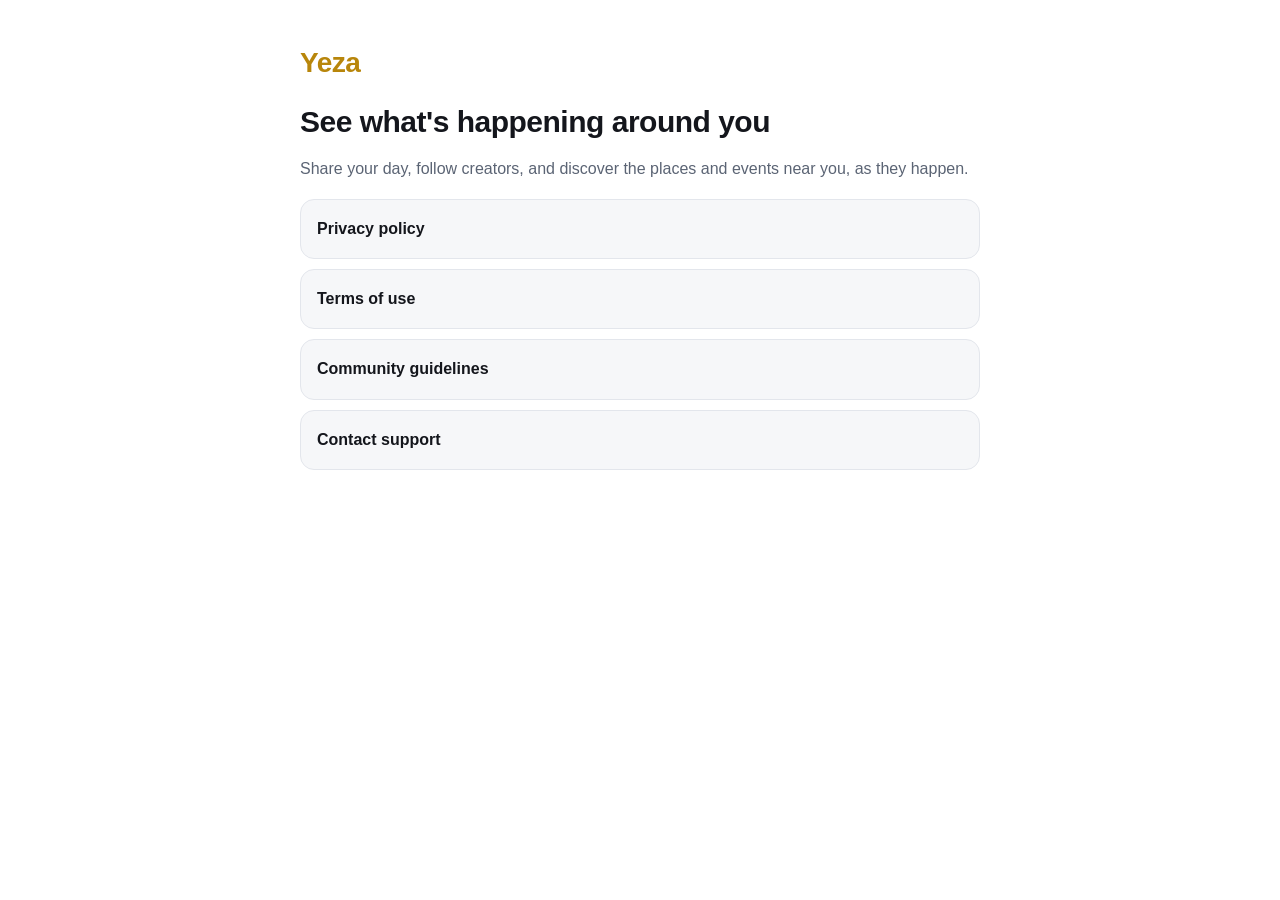
<file: index.html>
<!doctype html>
<html lang="en">
<head>
<meta charset="utf-8">
<meta name="viewport" content="width=device-width, initial-scale=1">
<title>Yeza</title>
<link rel="stylesheet" href="style.css">
</head>
<body>
<main>
  <a class="brand" href="index.html">Yeza</a>
  <h1>See what's happening around you</h1>
  <p class="muted">Share your day, follow creators, and discover the places and events near you, as they happen.</p>
  <div class="links">
    <a href="privacy.html">Privacy policy</a>
    <a href="terms.html">Terms of use</a>
    <a href="guidelines.html">Community guidelines</a>
    <a href="mailto:yezasupport@gmail.com?subject=Yeza%20support">Contact support</a>
  </div>
</main>
</body>
</html>
</file>
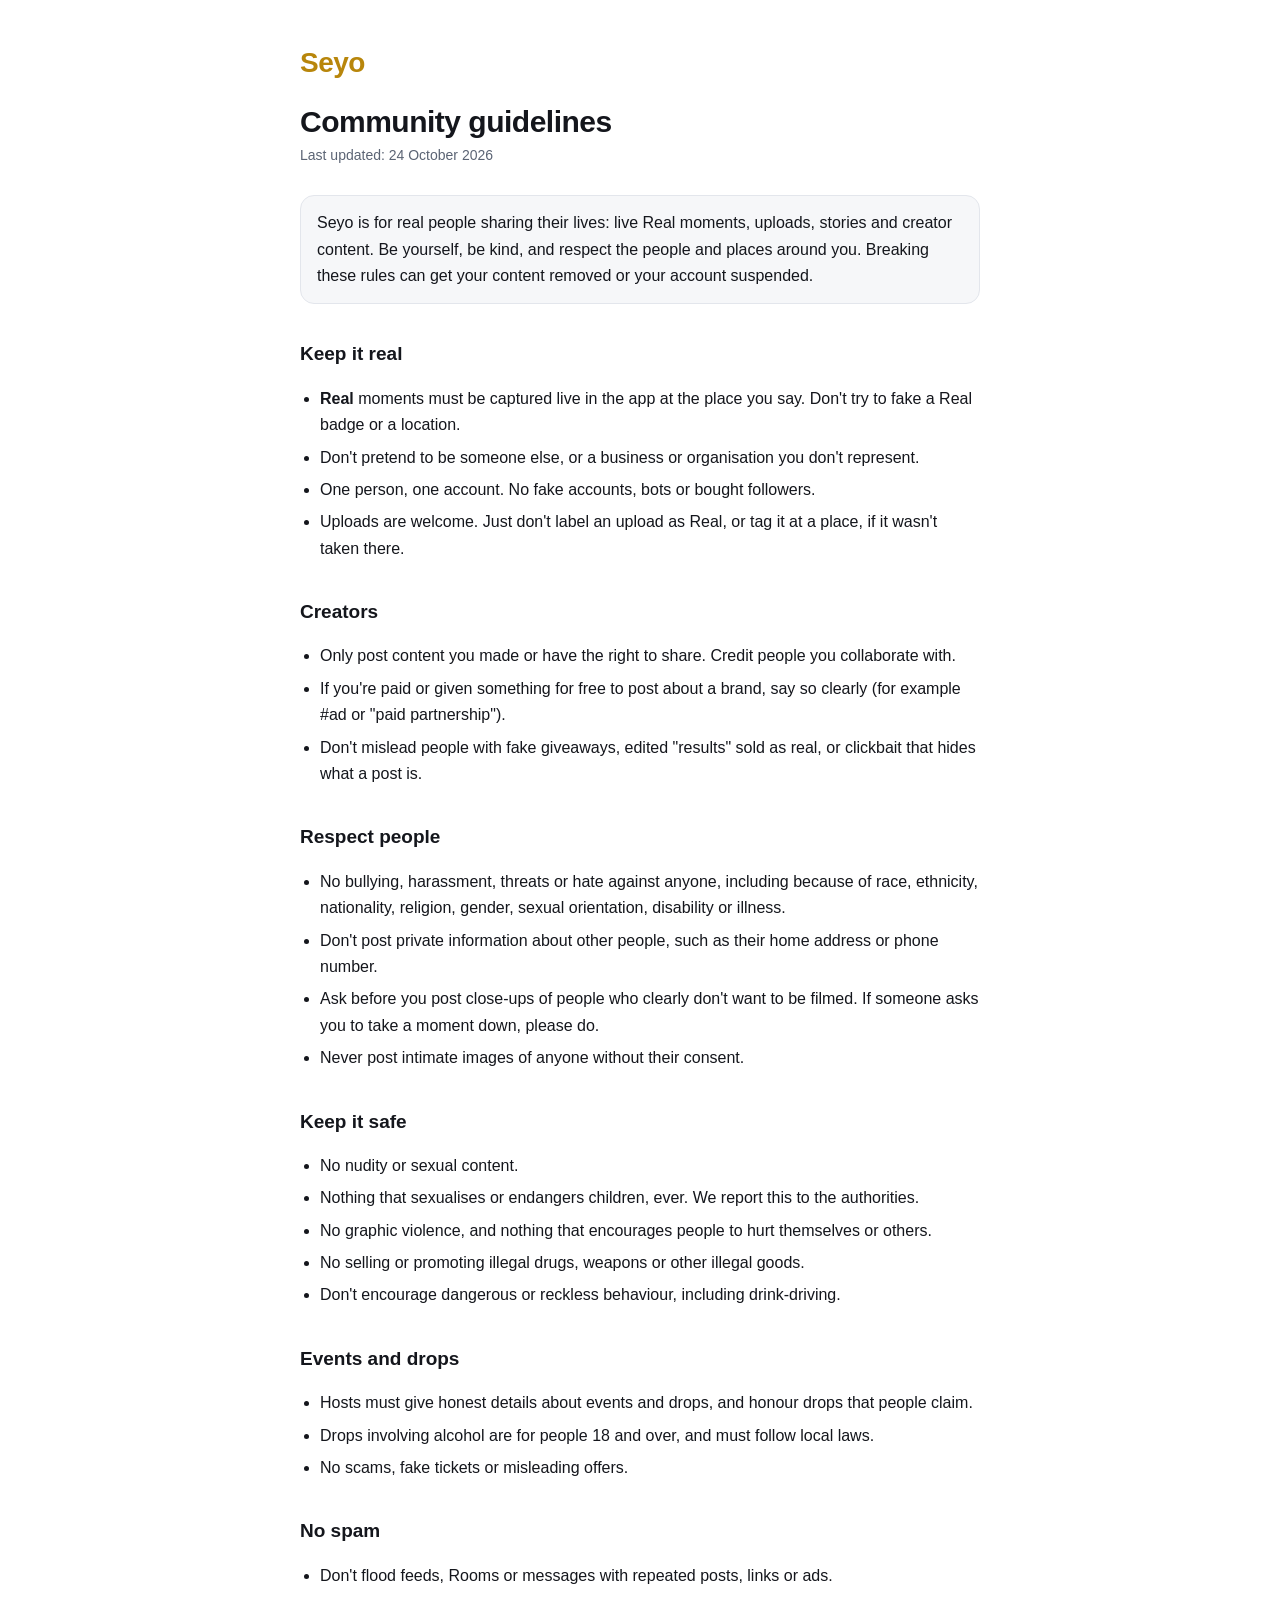
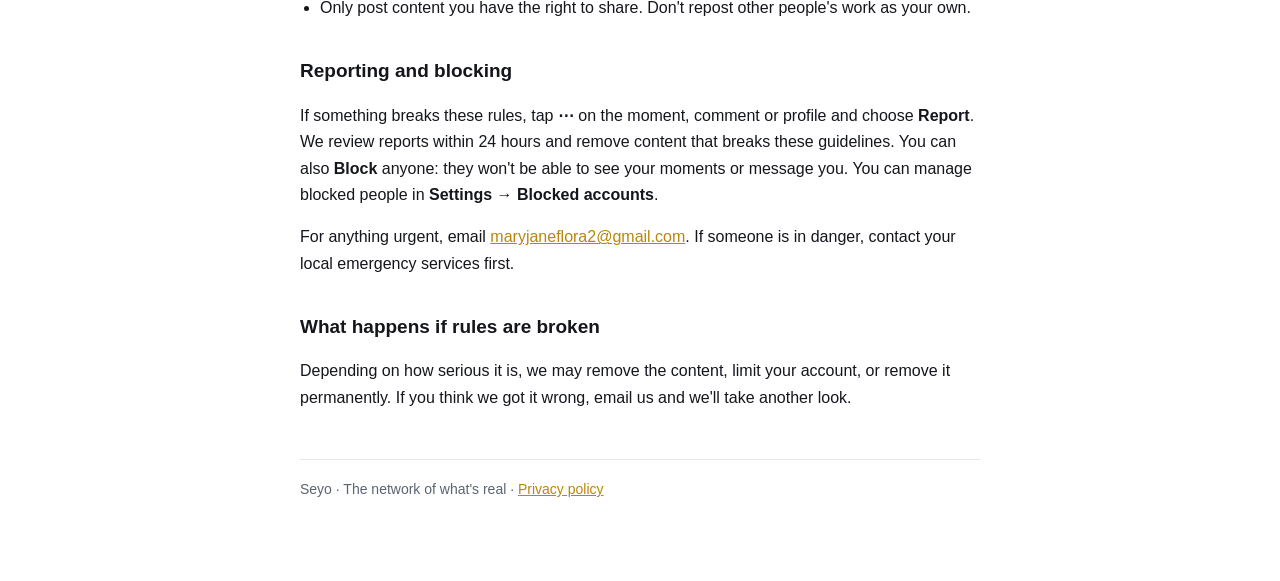
<file: guidelines (1).html>
<!doctype html>
<html lang="en">
<head>
<meta charset="utf-8">
<meta name="viewport" content="width=device-width, initial-scale=1">
<title>Seyo Community Guidelines</title>
<link rel="stylesheet" href="style.css">
</head>
<body>
<main>
  <a class="brand" href="index.html">Seyo</a>
  <h1>Community guidelines</h1>
  <p class="date">Last updated: 24 October 2026</p>

  <div class="box">
    Seyo is for real people sharing their lives: live Real moments, uploads, stories and creator content. Be yourself, be kind, and respect the people and places around you.
    Breaking these rules can get your content removed or your account suspended.
  </div>

  <h2>Keep it real</h2>
  <ul>
    <li><b>Real</b> moments must be captured live in the app at the place you say. Don't try to fake a Real badge or a location.</li>
    <li>Don't pretend to be someone else, or a business or organisation you don't represent.</li>
    <li>One person, one account. No fake accounts, bots or bought followers.</li>
    <li>Uploads are welcome. Just don't label an upload as Real, or tag it at a place, if it wasn't taken there.</li>
  </ul>

  <h2>Creators</h2>
  <ul>
    <li>Only post content you made or have the right to share. Credit people you collaborate with.</li>
    <li>If you're paid or given something for free to post about a brand, say so clearly (for example #ad or "paid partnership").</li>
    <li>Don't mislead people with fake giveaways, edited "results" sold as real, or clickbait that hides what a post is.</li>
  </ul>

  <h2>Respect people</h2>
  <ul>
    <li>No bullying, harassment, threats or hate against anyone, including because of race, ethnicity, nationality, religion, gender, sexual orientation, disability or illness.</li>
    <li>Don't post private information about other people, such as their home address or phone number.</li>
    <li>Ask before you post close-ups of people who clearly don't want to be filmed. If someone asks you to take a moment down, please do.</li>
    <li>Never post intimate images of anyone without their consent.</li>
  </ul>

  <h2>Keep it safe</h2>
  <ul>
    <li>No nudity or sexual content.</li>
    <li>Nothing that sexualises or endangers children, ever. We report this to the authorities.</li>
    <li>No graphic violence, and nothing that encourages people to hurt themselves or others.</li>
    <li>No selling or promoting illegal drugs, weapons or other illegal goods.</li>
    <li>Don't encourage dangerous or reckless behaviour, including drink-driving.</li>
  </ul>

  <h2>Events and drops</h2>
  <ul>
    <li>Hosts must give honest details about events and drops, and honour drops that people claim.</li>
    <li>Drops involving alcohol are for people 18 and over, and must follow local laws.</li>
    <li>No scams, fake tickets or misleading offers.</li>
  </ul>

  <h2>No spam</h2>
  <ul>
    <li>Don't flood feeds, Rooms or messages with repeated posts, links or ads.</li>
    <li>Only post content you have the right to share. Don't repost other people's work as your own.</li>
  </ul>

  <h2>Reporting and blocking</h2>
  <p>If something breaks these rules, tap <b>⋯</b> on the moment, comment or profile and choose <b>Report</b>. We review reports within 24 hours and remove content that breaks these guidelines.
  You can also <b>Block</b> anyone: they won't be able to see your moments or message you. You can manage blocked people in <b>Settings → Blocked accounts</b>.</p>
  <p>For anything urgent, email <a href="mailto:maryjaneflora2@gmail.com">maryjaneflora2@gmail.com</a>. If someone is in danger, contact your local emergency services first.</p>

  <h2>What happens if rules are broken</h2>
  <p>Depending on how serious it is, we may remove the content, limit your account, or remove it permanently. If you think we got it wrong, email us and we'll take another look.</p>

  <footer>Seyo · The network of what's real · <a href="privacy.html">Privacy policy</a></footer>
</main>
</body>
</html>
</file>
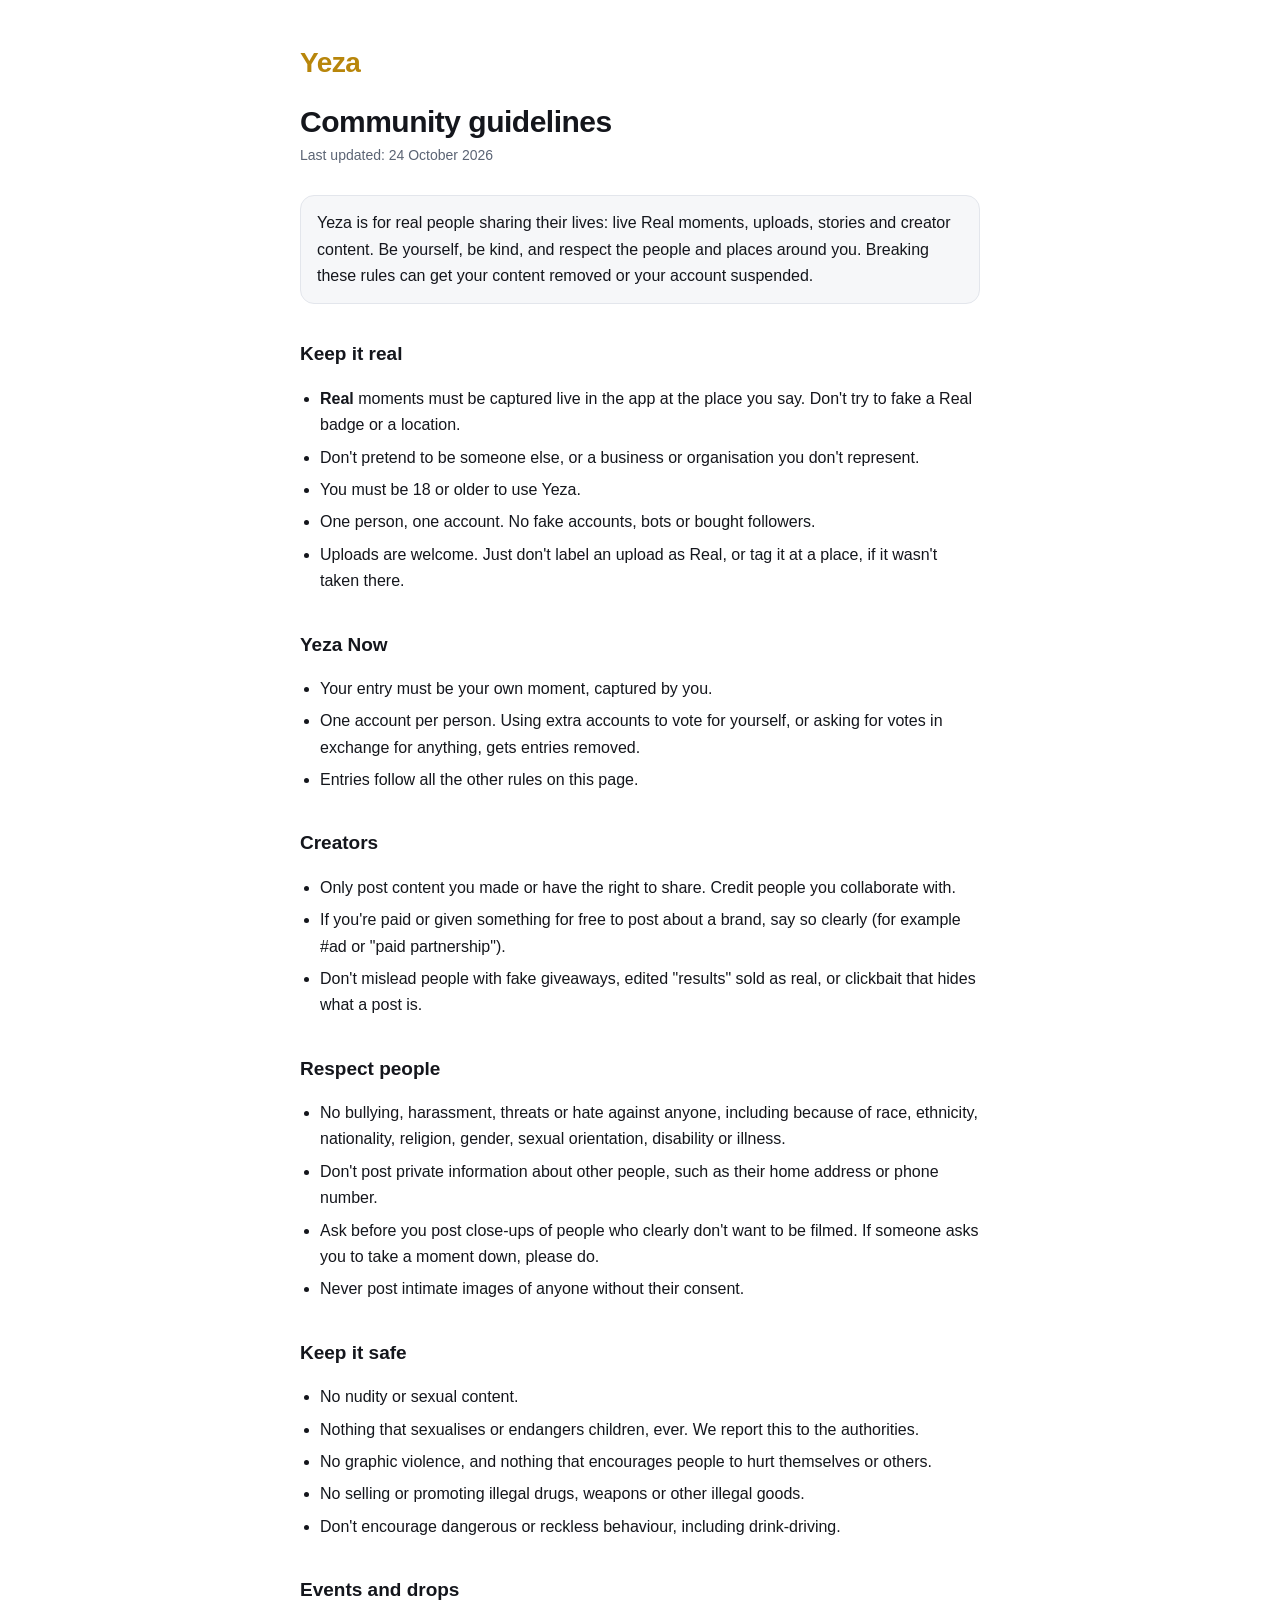
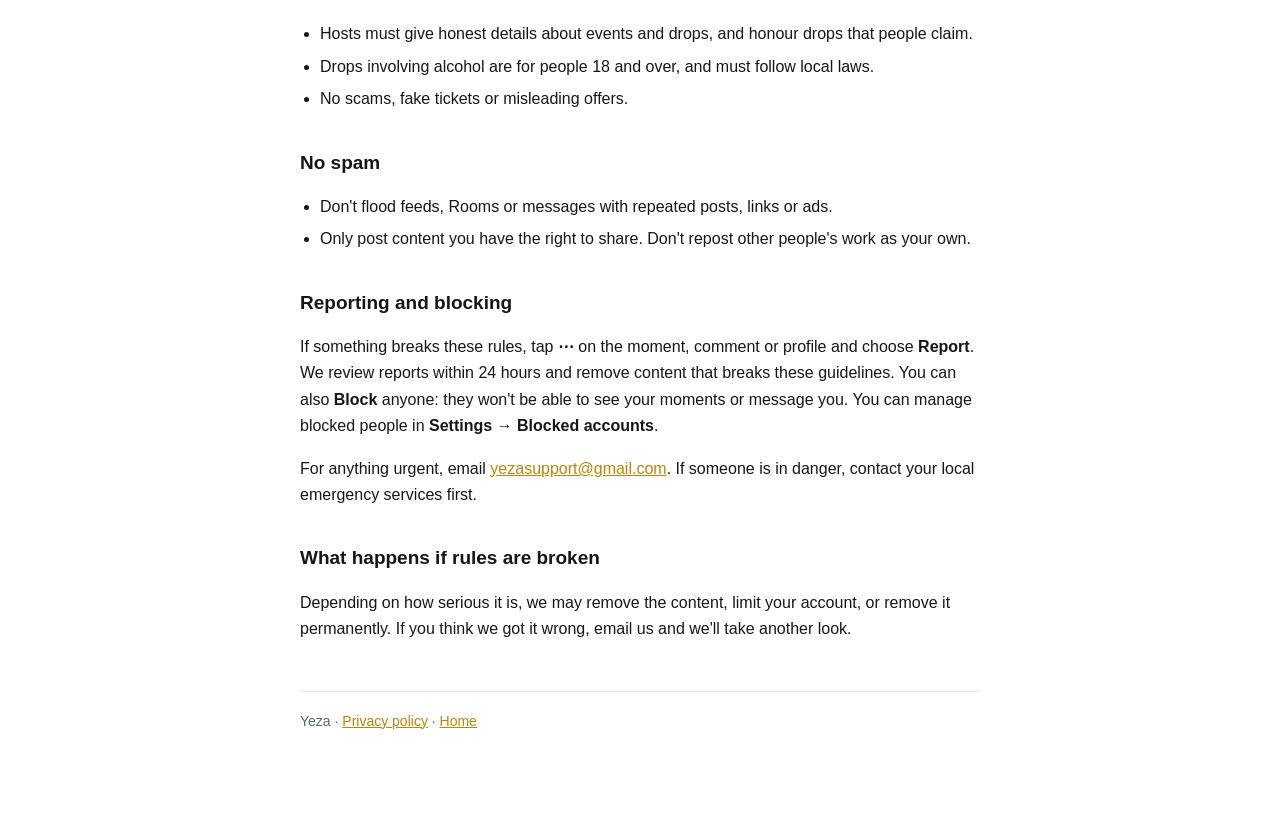
<file: guidelines.html>
<!doctype html>
<html lang="en">
<head>
<meta charset="utf-8">
<meta name="viewport" content="width=device-width, initial-scale=1">
<title>Yeza Community Guidelines</title>
<link rel="stylesheet" href="style.css">
</head>
<body>
<main>
  <a class="brand" href="index.html">Yeza</a>
  <h1>Community guidelines</h1>
  <p class="date">Last updated: 24 October 2026</p>

  <div class="box">
    Yeza is for real people sharing their lives: live Real moments, uploads, stories and creator content. Be yourself, be kind, and respect the people and places around you.
    Breaking these rules can get your content removed or your account suspended.
  </div>

  <h2>Keep it real</h2>
  <ul>
    <li><b>Real</b> moments must be captured live in the app at the place you say. Don't try to fake a Real badge or a location.</li>
    <li>Don't pretend to be someone else, or a business or organisation you don't represent.</li>
    <li>You must be 18 or older to use Yeza.</li>
    <li>One person, one account. No fake accounts, bots or bought followers.</li>
    <li>Uploads are welcome. Just don't label an upload as Real, or tag it at a place, if it wasn't taken there.</li>
  </ul>

  <h2>Yeza Now</h2>
  <ul>
    <li>Your entry must be your own moment, captured by you.</li>
    <li>One account per person. Using extra accounts to vote for yourself, or asking for votes in exchange for anything, gets entries removed.</li>
    <li>Entries follow all the other rules on this page.</li>
  </ul>

  <h2>Creators</h2>
  <ul>
    <li>Only post content you made or have the right to share. Credit people you collaborate with.</li>
    <li>If you're paid or given something for free to post about a brand, say so clearly (for example #ad or "paid partnership").</li>
    <li>Don't mislead people with fake giveaways, edited "results" sold as real, or clickbait that hides what a post is.</li>
  </ul>

  <h2>Respect people</h2>
  <ul>
    <li>No bullying, harassment, threats or hate against anyone, including because of race, ethnicity, nationality, religion, gender, sexual orientation, disability or illness.</li>
    <li>Don't post private information about other people, such as their home address or phone number.</li>
    <li>Ask before you post close-ups of people who clearly don't want to be filmed. If someone asks you to take a moment down, please do.</li>
    <li>Never post intimate images of anyone without their consent.</li>
  </ul>

  <h2>Keep it safe</h2>
  <ul>
    <li>No nudity or sexual content.</li>
    <li>Nothing that sexualises or endangers children, ever. We report this to the authorities.</li>
    <li>No graphic violence, and nothing that encourages people to hurt themselves or others.</li>
    <li>No selling or promoting illegal drugs, weapons or other illegal goods.</li>
    <li>Don't encourage dangerous or reckless behaviour, including drink-driving.</li>
  </ul>

  <h2>Events and drops</h2>
  <ul>
    <li>Hosts must give honest details about events and drops, and honour drops that people claim.</li>
    <li>Drops involving alcohol are for people 18 and over, and must follow local laws.</li>
    <li>No scams, fake tickets or misleading offers.</li>
  </ul>

  <h2>No spam</h2>
  <ul>
    <li>Don't flood feeds, Rooms or messages with repeated posts, links or ads.</li>
    <li>Only post content you have the right to share. Don't repost other people's work as your own.</li>
  </ul>

  <h2>Reporting and blocking</h2>
  <p>If something breaks these rules, tap <b>⋯</b> on the moment, comment or profile and choose <b>Report</b>. We review reports within 24 hours and remove content that breaks these guidelines.
  You can also <b>Block</b> anyone: they won't be able to see your moments or message you. You can manage blocked people in <b>Settings → Blocked accounts</b>.</p>
  <p>For anything urgent, email <a href="mailto:yezasupport@gmail.com">yezasupport@gmail.com</a>. If someone is in danger, contact your local emergency services first.</p>

  <h2>What happens if rules are broken</h2>
  <p>Depending on how serious it is, we may remove the content, limit your account, or remove it permanently. If you think we got it wrong, email us and we'll take another look.</p>

  <footer>Yeza · <a href="privacy.html">Privacy policy</a> · <a href="index.html">Home</a></footer>
</main>
</body>
</html>
</file>
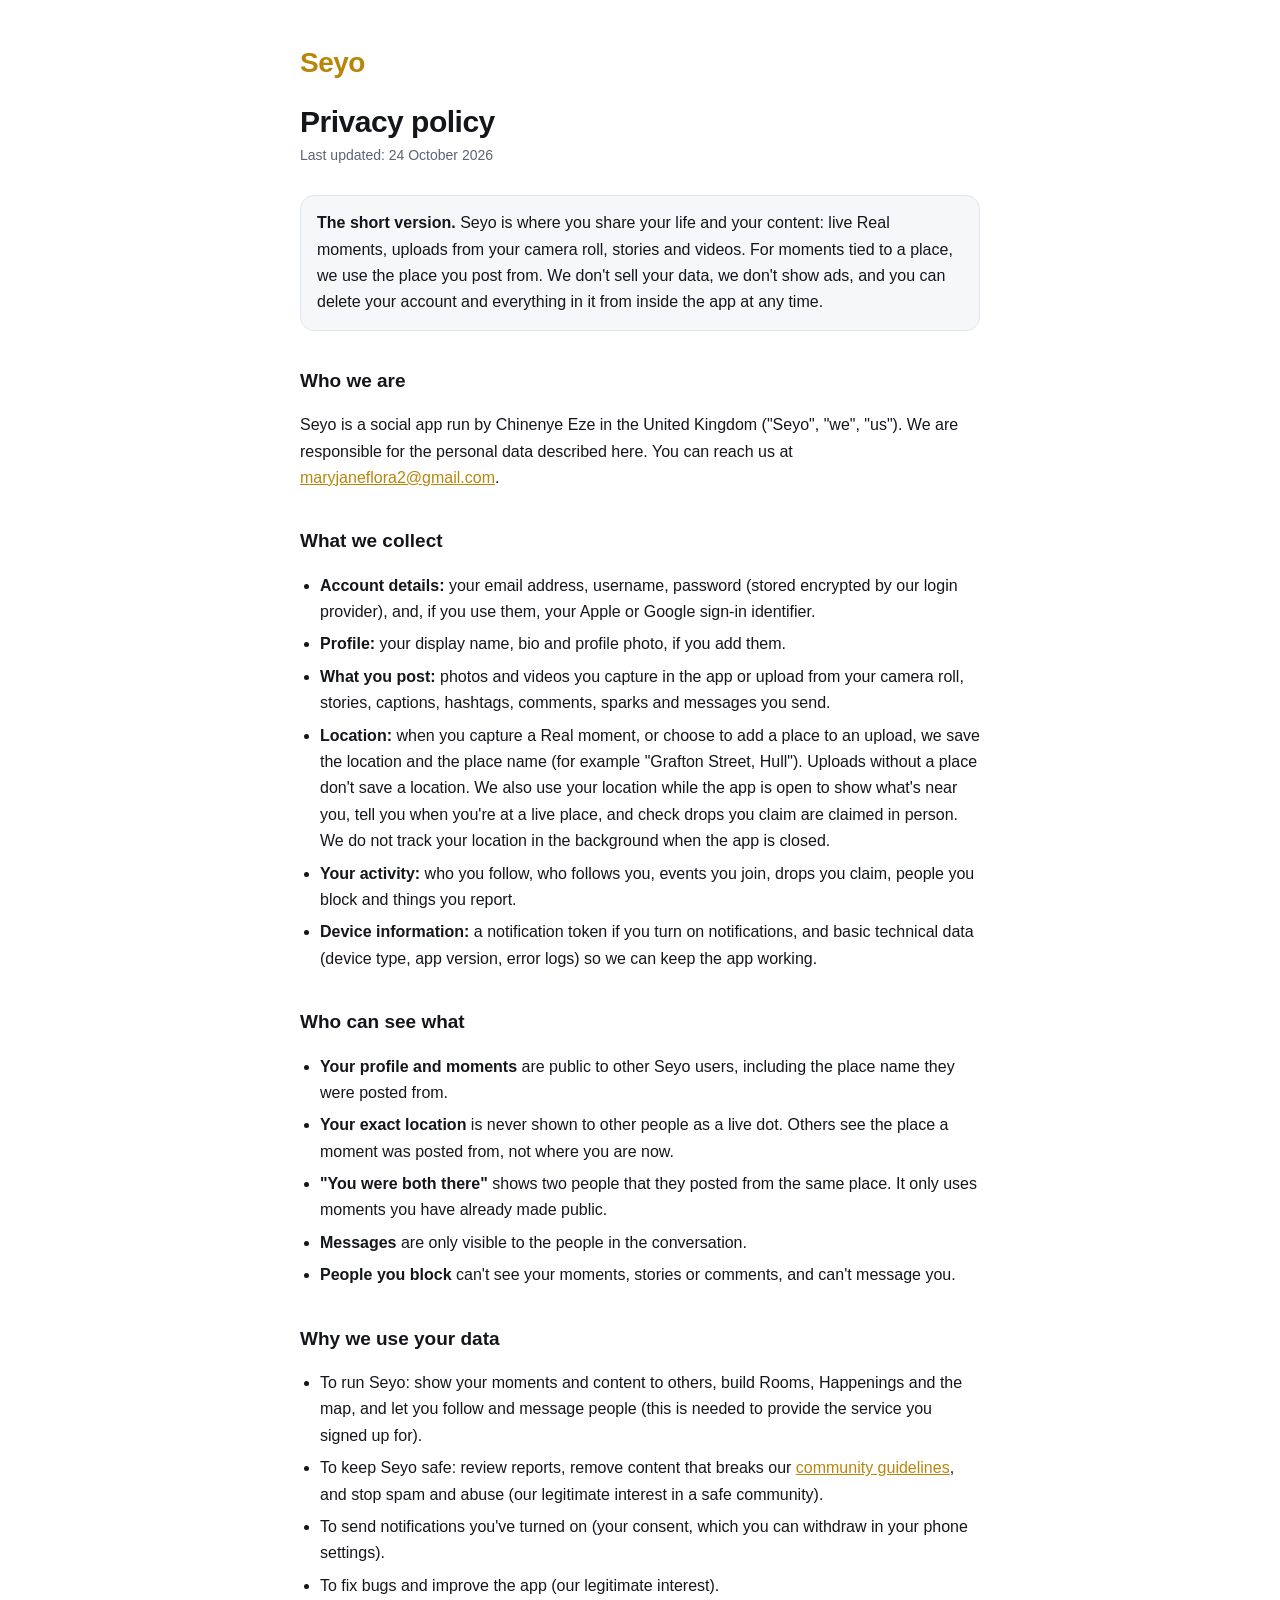
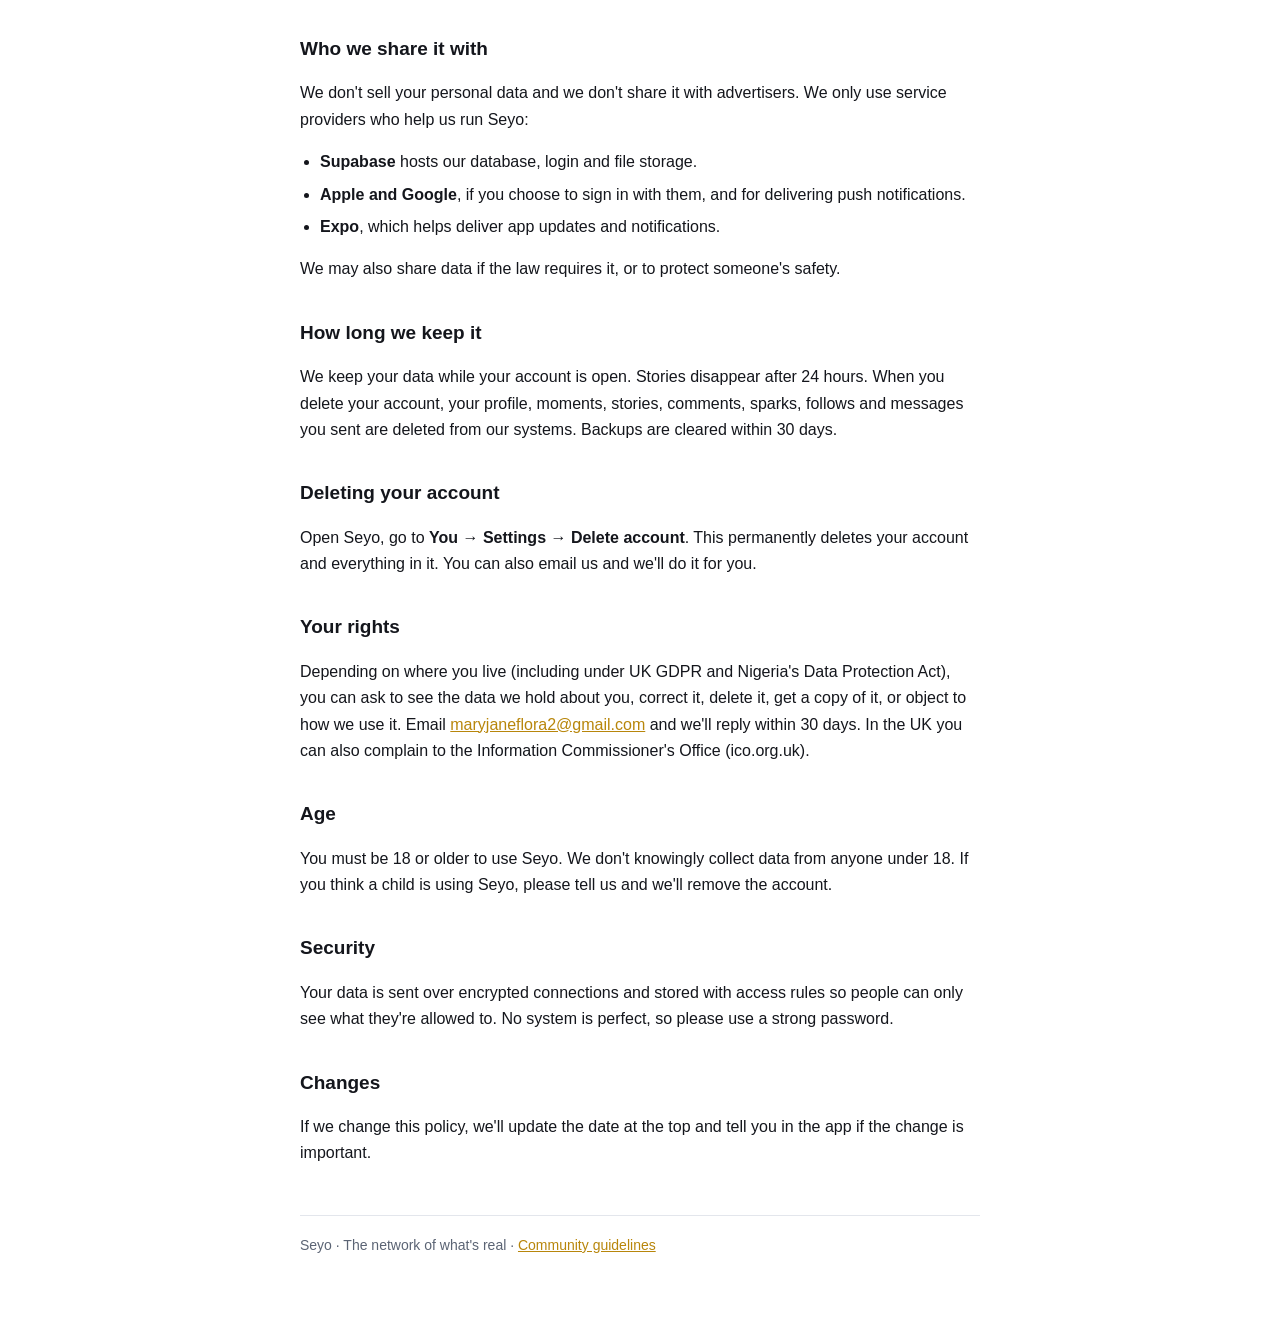
<file: privacy (1).html>
<!doctype html>
<html lang="en">
<head>
<meta charset="utf-8">
<meta name="viewport" content="width=device-width, initial-scale=1">
<title>Seyo Privacy Policy</title>
<link rel="stylesheet" href="style.css">
</head>
<body>
<main>
  <a class="brand" href="index.html">Seyo</a>
  <h1>Privacy policy</h1>
  <p class="date">Last updated: 24 October 2026</p>

  <div class="box">
    <b>The short version.</b> Seyo is where you share your life and your content: live Real moments, uploads from your camera roll, stories and videos. For moments tied to a place, we use the place you post from.
    We don't sell your data, we don't show ads, and you can delete your account and everything in it from inside the app at any time.
  </div>

  <h2>Who we are</h2>
  <p>Seyo is a social app run by Chinenye Eze in the United Kingdom ("Seyo", "we", "us"). We are responsible for the personal data described here.
  You can reach us at <a href="mailto:maryjaneflora2@gmail.com">maryjaneflora2@gmail.com</a>.</p>

  <h2>What we collect</h2>
  <ul>
    <li><b>Account details:</b> your email address, username, password (stored encrypted by our login provider), and, if you use them, your Apple or Google sign-in identifier.</li>
    <li><b>Profile:</b> your display name, bio and profile photo, if you add them.</li>
    <li><b>What you post:</b> photos and videos you capture in the app or upload from your camera roll, stories, captions, hashtags, comments, sparks and messages you send.</li>
    <li><b>Location:</b> when you capture a Real moment, or choose to add a place to an upload, we save the location and the place name (for example "Grafton Street, Hull"). Uploads without a place don't save a location.
      We also use your location while the app is open to show what's near you, tell you when you're at a live place, and check drops you claim are claimed in person.
      We do not track your location in the background when the app is closed.</li>
    <li><b>Your activity:</b> who you follow, who follows you, events you join, drops you claim, people you block and things you report.</li>
    <li><b>Device information:</b> a notification token if you turn on notifications, and basic technical data (device type, app version, error logs) so we can keep the app working.</li>
  </ul>

  <h2>Who can see what</h2>
  <ul>
    <li><b>Your profile and moments</b> are public to other Seyo users, including the place name they were posted from.</li>
    <li><b>Your exact location</b> is never shown to other people as a live dot. Others see the place a moment was posted from, not where you are now.</li>
    <li><b>"You were both there"</b> shows two people that they posted from the same place. It only uses moments you have already made public.</li>
    <li><b>Messages</b> are only visible to the people in the conversation.</li>
    <li><b>People you block</b> can't see your moments, stories or comments, and can't message you.</li>
  </ul>

  <h2>Why we use your data</h2>
  <ul>
    <li>To run Seyo: show your moments and content to others, build Rooms, Happenings and the map, and let you follow and message people (this is needed to provide the service you signed up for).</li>
    <li>To keep Seyo safe: review reports, remove content that breaks our <a href="guidelines.html">community guidelines</a>, and stop spam and abuse (our legitimate interest in a safe community).</li>
    <li>To send notifications you've turned on (your consent, which you can withdraw in your phone settings).</li>
    <li>To fix bugs and improve the app (our legitimate interest).</li>
  </ul>

  <h2>Who we share it with</h2>
  <p>We don't sell your personal data and we don't share it with advertisers. We only use service providers who help us run Seyo:</p>
  <ul>
    <li><b>Supabase</b> hosts our database, login and file storage.</li>
    <li><b>Apple and Google</b>, if you choose to sign in with them, and for delivering push notifications.</li>
    <li><b>Expo</b>, which helps deliver app updates and notifications.</li>
  </ul>
  <p>We may also share data if the law requires it, or to protect someone's safety.</p>

  <h2>How long we keep it</h2>
  <p>We keep your data while your account is open. Stories disappear after 24 hours. When you delete your account, your profile, moments, stories, comments, sparks, follows and messages you sent are deleted from our systems. Backups are cleared within 30 days.</p>

  <h2>Deleting your account</h2>
  <p>Open Seyo, go to <b>You → Settings → Delete account</b>. This permanently deletes your account and everything in it. You can also email us and we'll do it for you.</p>

  <h2>Your rights</h2>
  <p>Depending on where you live (including under UK GDPR and Nigeria's Data Protection Act), you can ask to see the data we hold about you, correct it, delete it, get a copy of it, or object to how we use it.
  Email <a href="mailto:maryjaneflora2@gmail.com">maryjaneflora2@gmail.com</a> and we'll reply within 30 days. In the UK you can also complain to the Information Commissioner's Office (ico.org.uk).</p>

  <h2>Age</h2>
  <p>You must be 18 or older to use Seyo. We don't knowingly collect data from anyone under 18. If you think a child is using Seyo, please tell us and we'll remove the account.</p>

  <h2>Security</h2>
  <p>Your data is sent over encrypted connections and stored with access rules so people can only see what they're allowed to. No system is perfect, so please use a strong password.</p>

  <h2>Changes</h2>
  <p>If we change this policy, we'll update the date at the top and tell you in the app if the change is important.</p>

  <footer>Seyo · The network of what's real · <a href="guidelines.html">Community guidelines</a></footer>
</main>
</body>
</html>
</file>
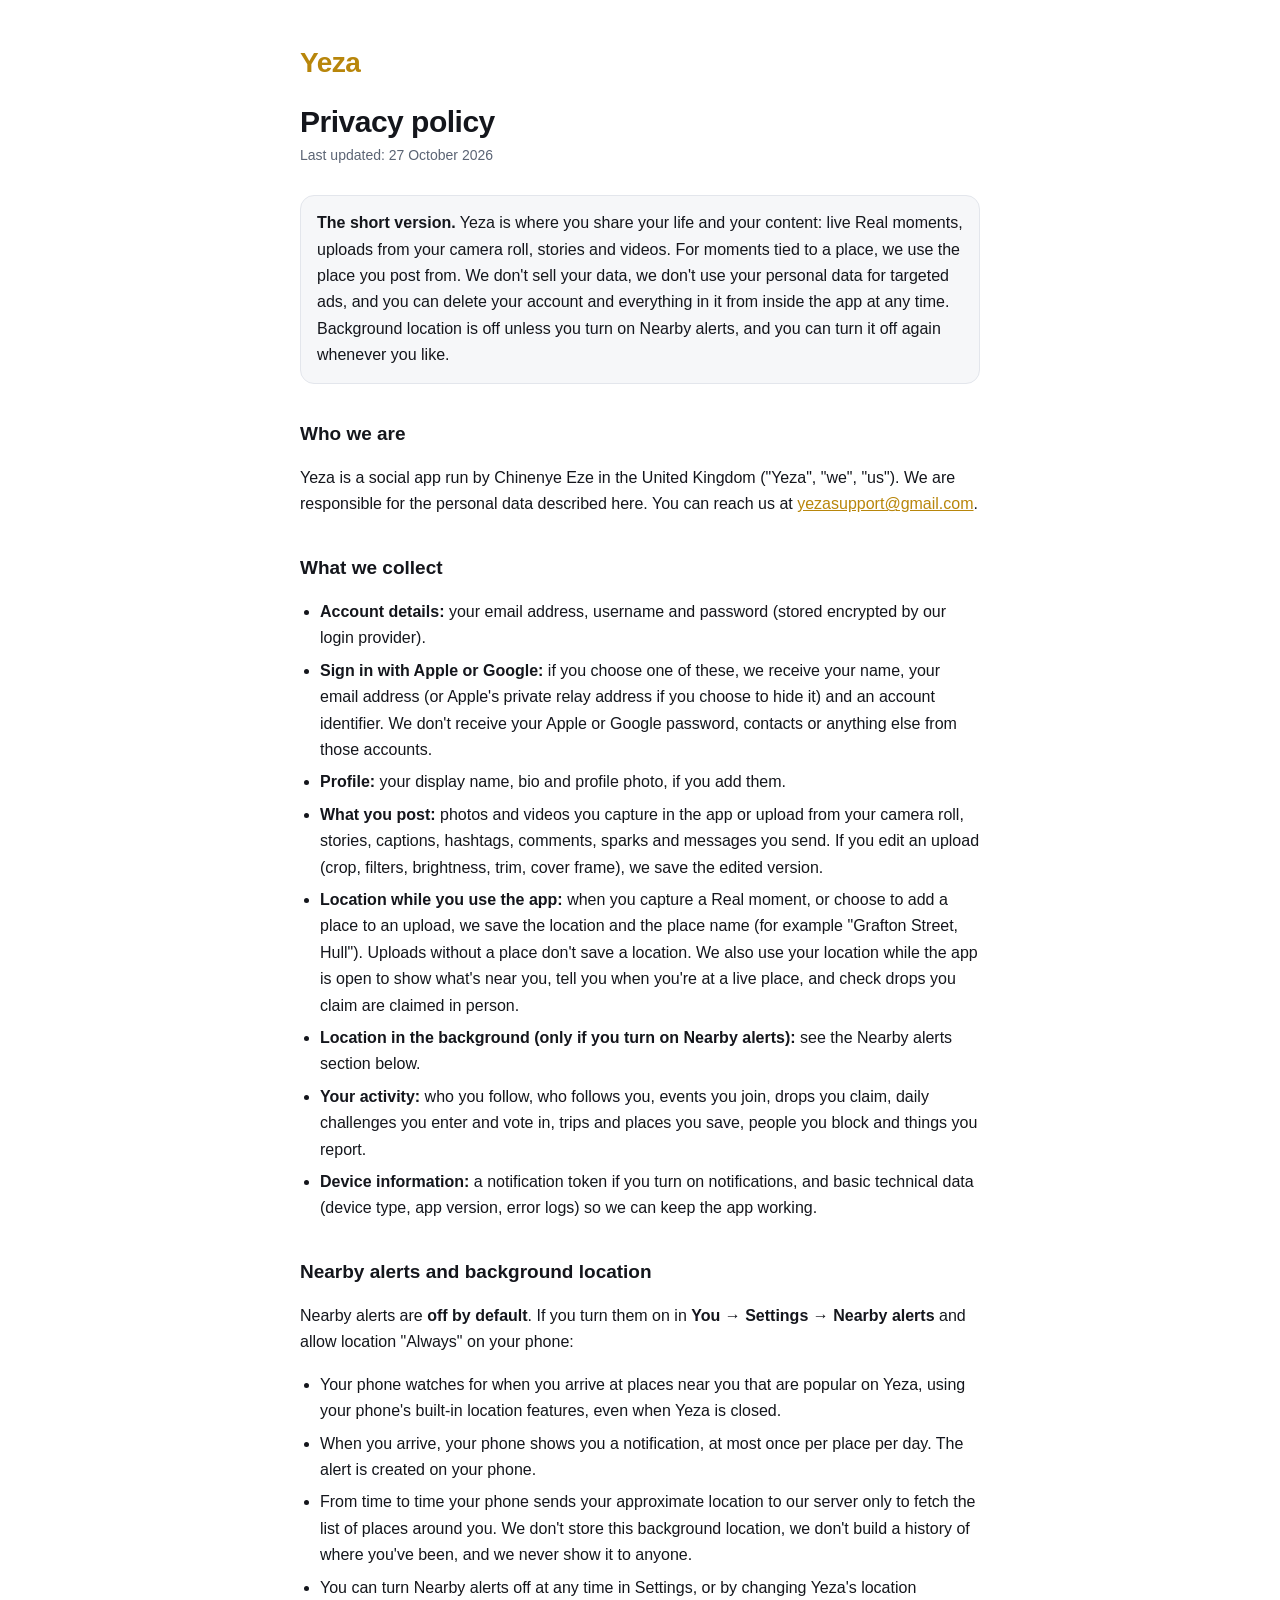
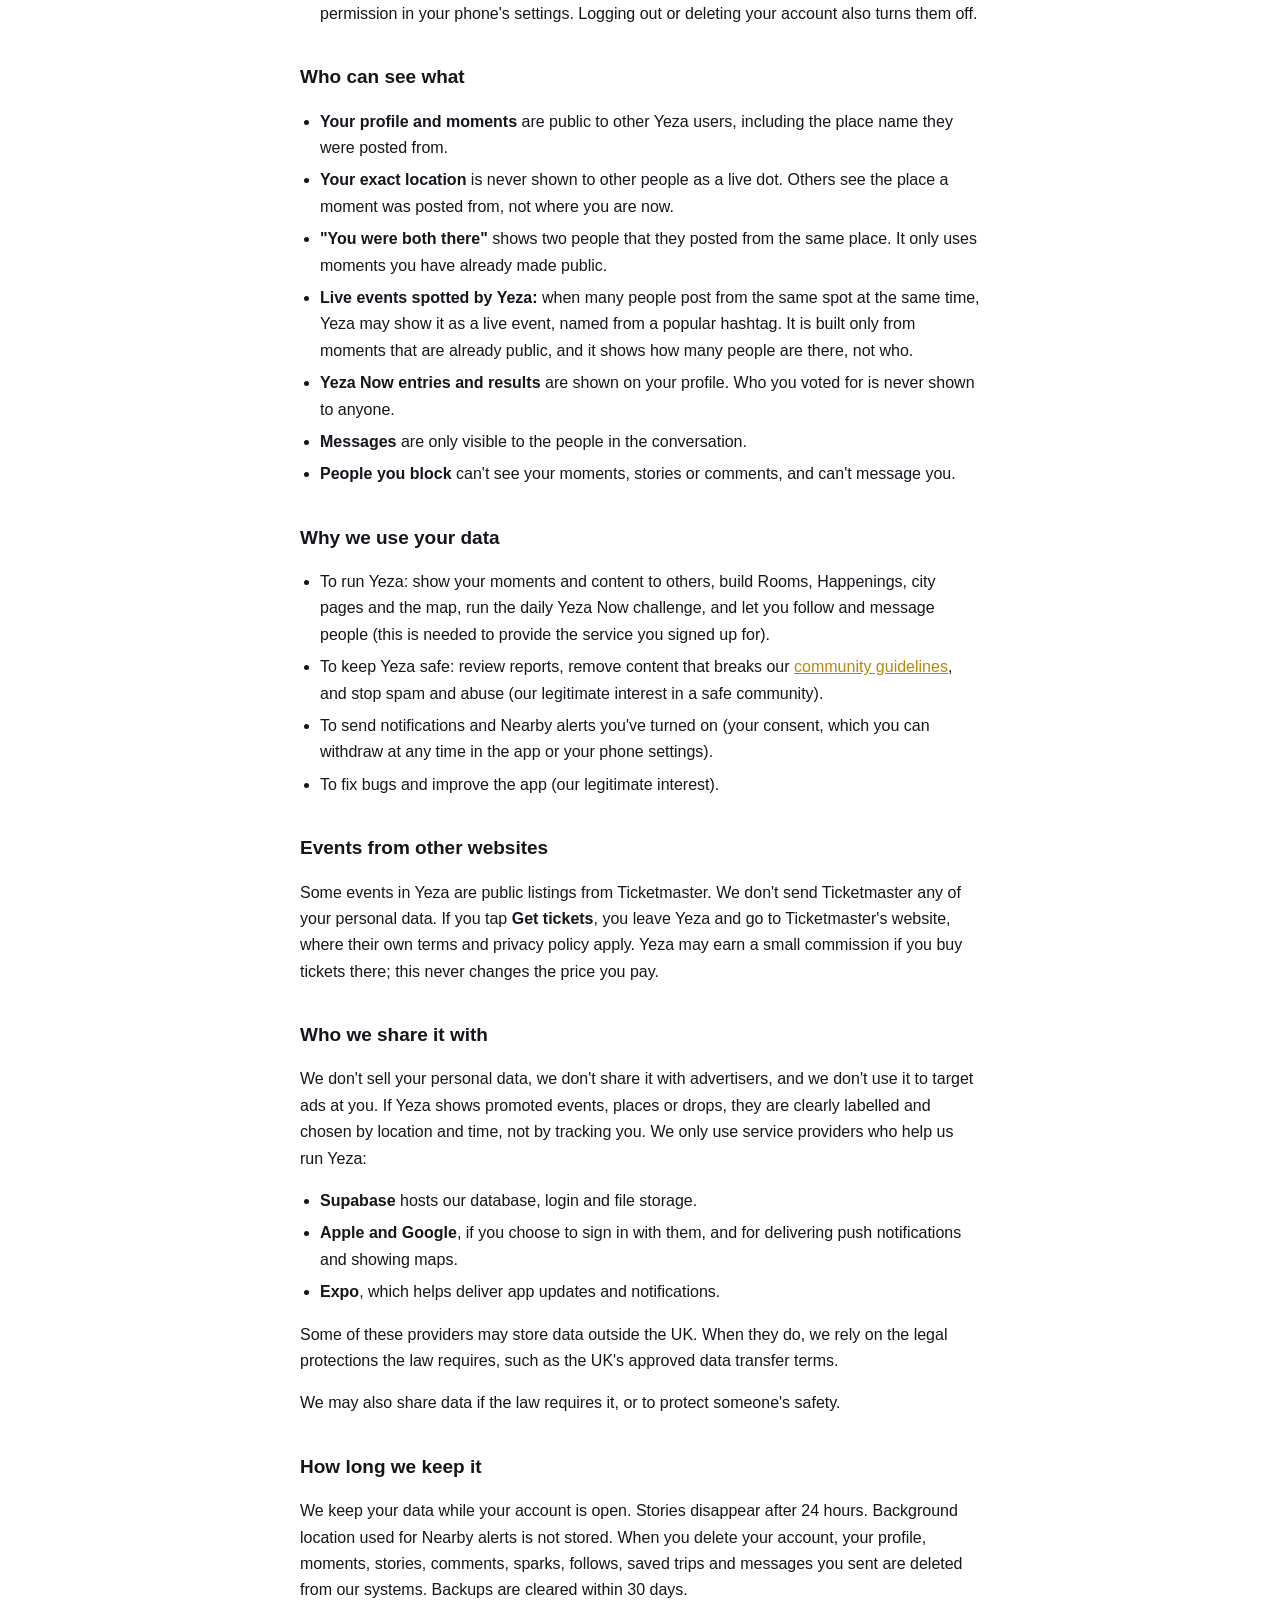
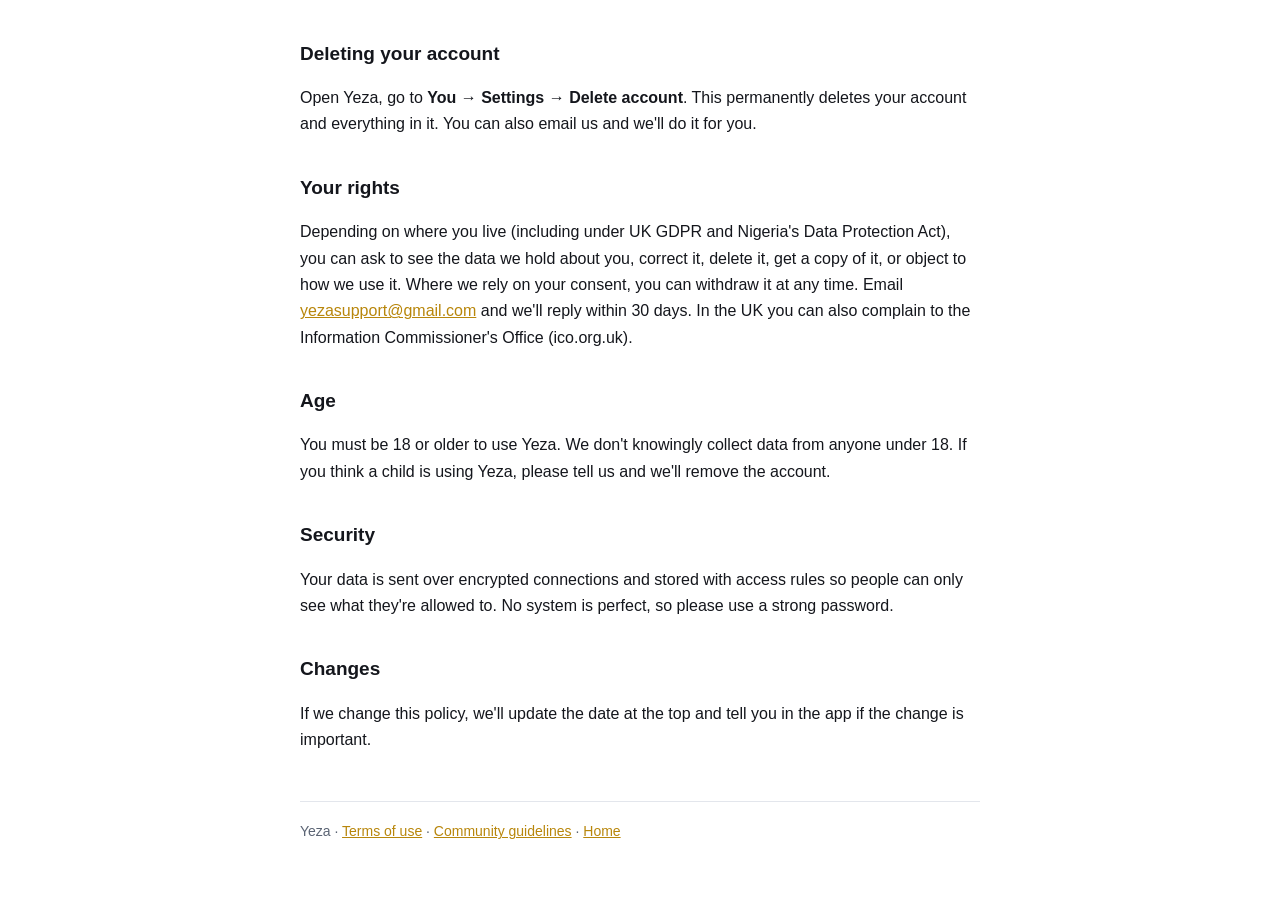
<file: privacy.html>
<!doctype html>
<html lang="en">
<head>
<meta charset="utf-8">
<meta name="viewport" content="width=device-width, initial-scale=1">
<title>Yeza Privacy Policy</title>
<link rel="stylesheet" href="style.css">
</head>
<body>
<main>
  <a class="brand" href="index.html">Yeza</a>
  <h1>Privacy policy</h1>
  <p class="date">Last updated: 27 October 2026</p>

  <div class="box">
    <b>The short version.</b> Yeza is where you share your life and your content: live Real moments, uploads from your camera roll, stories and videos. For moments tied to a place, we use the place you post from.
    We don't sell your data, we don't use your personal data for targeted ads, and you can delete your account and everything in it from inside the app at any time.
    Background location is off unless you turn on Nearby alerts, and you can turn it off again whenever you like.
  </div>

  <h2>Who we are</h2>
  <p>Yeza is a social app run by Chinenye Eze in the United Kingdom ("Yeza", "we", "us"). We are responsible for the personal data described here.
  You can reach us at <a href="mailto:yezasupport@gmail.com">yezasupport@gmail.com</a>.</p>

  <h2>What we collect</h2>
  <ul>
    <li><b>Account details:</b> your email address, username and password (stored encrypted by our login provider).</li>
    <li><b>Sign in with Apple or Google:</b> if you choose one of these, we receive your name, your email address (or Apple's private relay address if you choose to hide it) and an account identifier. We don't receive your Apple or Google password, contacts or anything else from those accounts.</li>
    <li><b>Profile:</b> your display name, bio and profile photo, if you add them.</li>
    <li><b>What you post:</b> photos and videos you capture in the app or upload from your camera roll, stories, captions, hashtags, comments, sparks and messages you send. If you edit an upload (crop, filters, brightness, trim, cover frame), we save the edited version.</li>
    <li><b>Location while you use the app:</b> when you capture a Real moment, or choose to add a place to an upload, we save the location and the place name (for example "Grafton Street, Hull"). Uploads without a place don't save a location.
      We also use your location while the app is open to show what's near you, tell you when you're at a live place, and check drops you claim are claimed in person.</li>
    <li><b>Location in the background (only if you turn on Nearby alerts):</b> see the Nearby alerts section below.</li>
    <li><b>Your activity:</b> who you follow, who follows you, events you join, drops you claim, daily challenges you enter and vote in, trips and places you save, people you block and things you report.</li>
    <li><b>Device information:</b> a notification token if you turn on notifications, and basic technical data (device type, app version, error logs) so we can keep the app working.</li>
  </ul>

  <h2>Nearby alerts and background location</h2>
  <p>Nearby alerts are <b>off by default</b>. If you turn them on in <b>You → Settings → Nearby alerts</b> and allow location "Always" on your phone:</p>
  <ul>
    <li>Your phone watches for when you arrive at places near you that are popular on Yeza, using your phone's built-in location features, even when Yeza is closed.</li>
    <li>When you arrive, your phone shows you a notification, at most once per place per day. The alert is created on your phone.</li>
    <li>From time to time your phone sends your approximate location to our server only to fetch the list of places around you. We don't store this background location, we don't build a history of where you've been, and we never show it to anyone.</li>
    <li>You can turn Nearby alerts off at any time in Settings, or by changing Yeza's location permission in your phone's settings. Logging out or deleting your account also turns them off.</li>
  </ul>

  <h2>Who can see what</h2>
  <ul>
    <li><b>Your profile and moments</b> are public to other Yeza users, including the place name they were posted from.</li>
    <li><b>Your exact location</b> is never shown to other people as a live dot. Others see the place a moment was posted from, not where you are now.</li>
    <li><b>"You were both there"</b> shows two people that they posted from the same place. It only uses moments you have already made public.</li>
    <li><b>Live events spotted by Yeza:</b> when many people post from the same spot at the same time, Yeza may show it as a live event, named from a popular hashtag. It is built only from moments that are already public, and it shows how many people are there, not who.</li>
    <li><b>Yeza Now entries and results</b> are shown on your profile. Who you voted for is never shown to anyone.</li>
    <li><b>Messages</b> are only visible to the people in the conversation.</li>
    <li><b>People you block</b> can't see your moments, stories or comments, and can't message you.</li>
  </ul>

  <h2>Why we use your data</h2>
  <ul>
    <li>To run Yeza: show your moments and content to others, build Rooms, Happenings, city pages and the map, run the daily Yeza Now challenge, and let you follow and message people (this is needed to provide the service you signed up for).</li>
    <li>To keep Yeza safe: review reports, remove content that breaks our <a href="guidelines.html">community guidelines</a>, and stop spam and abuse (our legitimate interest in a safe community).</li>
    <li>To send notifications and Nearby alerts you've turned on (your consent, which you can withdraw at any time in the app or your phone settings).</li>
    <li>To fix bugs and improve the app (our legitimate interest).</li>
  </ul>

  <h2>Events from other websites</h2>
  <p>Some events in Yeza are public listings from Ticketmaster. We don't send Ticketmaster any of your personal data.
  If you tap <b>Get tickets</b>, you leave Yeza and go to Ticketmaster's website, where their own terms and privacy policy apply. Yeza may earn a small commission if you buy tickets there; this never changes the price you pay.</p>

  <h2>Who we share it with</h2>
  <p>We don't sell your personal data, we don't share it with advertisers, and we don't use it to target ads at you. If Yeza shows promoted events, places or drops, they are clearly labelled and chosen by location and time, not by tracking you. We only use service providers who help us run Yeza:</p>
  <ul>
    <li><b>Supabase</b> hosts our database, login and file storage.</li>
    <li><b>Apple and Google</b>, if you choose to sign in with them, and for delivering push notifications and showing maps.</li>
    <li><b>Expo</b>, which helps deliver app updates and notifications.</li>
  </ul>
  <p>Some of these providers may store data outside the UK. When they do, we rely on the legal protections the law requires, such as the UK's approved data transfer terms.</p>
  <p>We may also share data if the law requires it, or to protect someone's safety.</p>

  <h2>How long we keep it</h2>
  <p>We keep your data while your account is open. Stories disappear after 24 hours. Background location used for Nearby alerts is not stored. When you delete your account, your profile, moments, stories, comments, sparks, follows, saved trips and messages you sent are deleted from our systems. Backups are cleared within 30 days.</p>

  <h2>Deleting your account</h2>
  <p>Open Yeza, go to <b>You → Settings → Delete account</b>. This permanently deletes your account and everything in it. You can also email us and we'll do it for you.</p>

  <h2>Your rights</h2>
  <p>Depending on where you live (including under UK GDPR and Nigeria's Data Protection Act), you can ask to see the data we hold about you, correct it, delete it, get a copy of it, or object to how we use it. Where we rely on your consent, you can withdraw it at any time.
  Email <a href="mailto:yezasupport@gmail.com">yezasupport@gmail.com</a> and we'll reply within 30 days. In the UK you can also complain to the Information Commissioner's Office (ico.org.uk).</p>

  <h2>Age</h2>
  <p>You must be 18 or older to use Yeza. We don't knowingly collect data from anyone under 18. If you think a child is using Yeza, please tell us and we'll remove the account.</p>

  <h2>Security</h2>
  <p>Your data is sent over encrypted connections and stored with access rules so people can only see what they're allowed to. No system is perfect, so please use a strong password.</p>

  <h2>Changes</h2>
  <p>If we change this policy, we'll update the date at the top and tell you in the app if the change is important.</p>

  <footer>Yeza · <a href="terms.html">Terms of use</a> · <a href="guidelines.html">Community guidelines</a> · <a href="index.html">Home</a></footer>
</main>
</body>
</html>
</file>
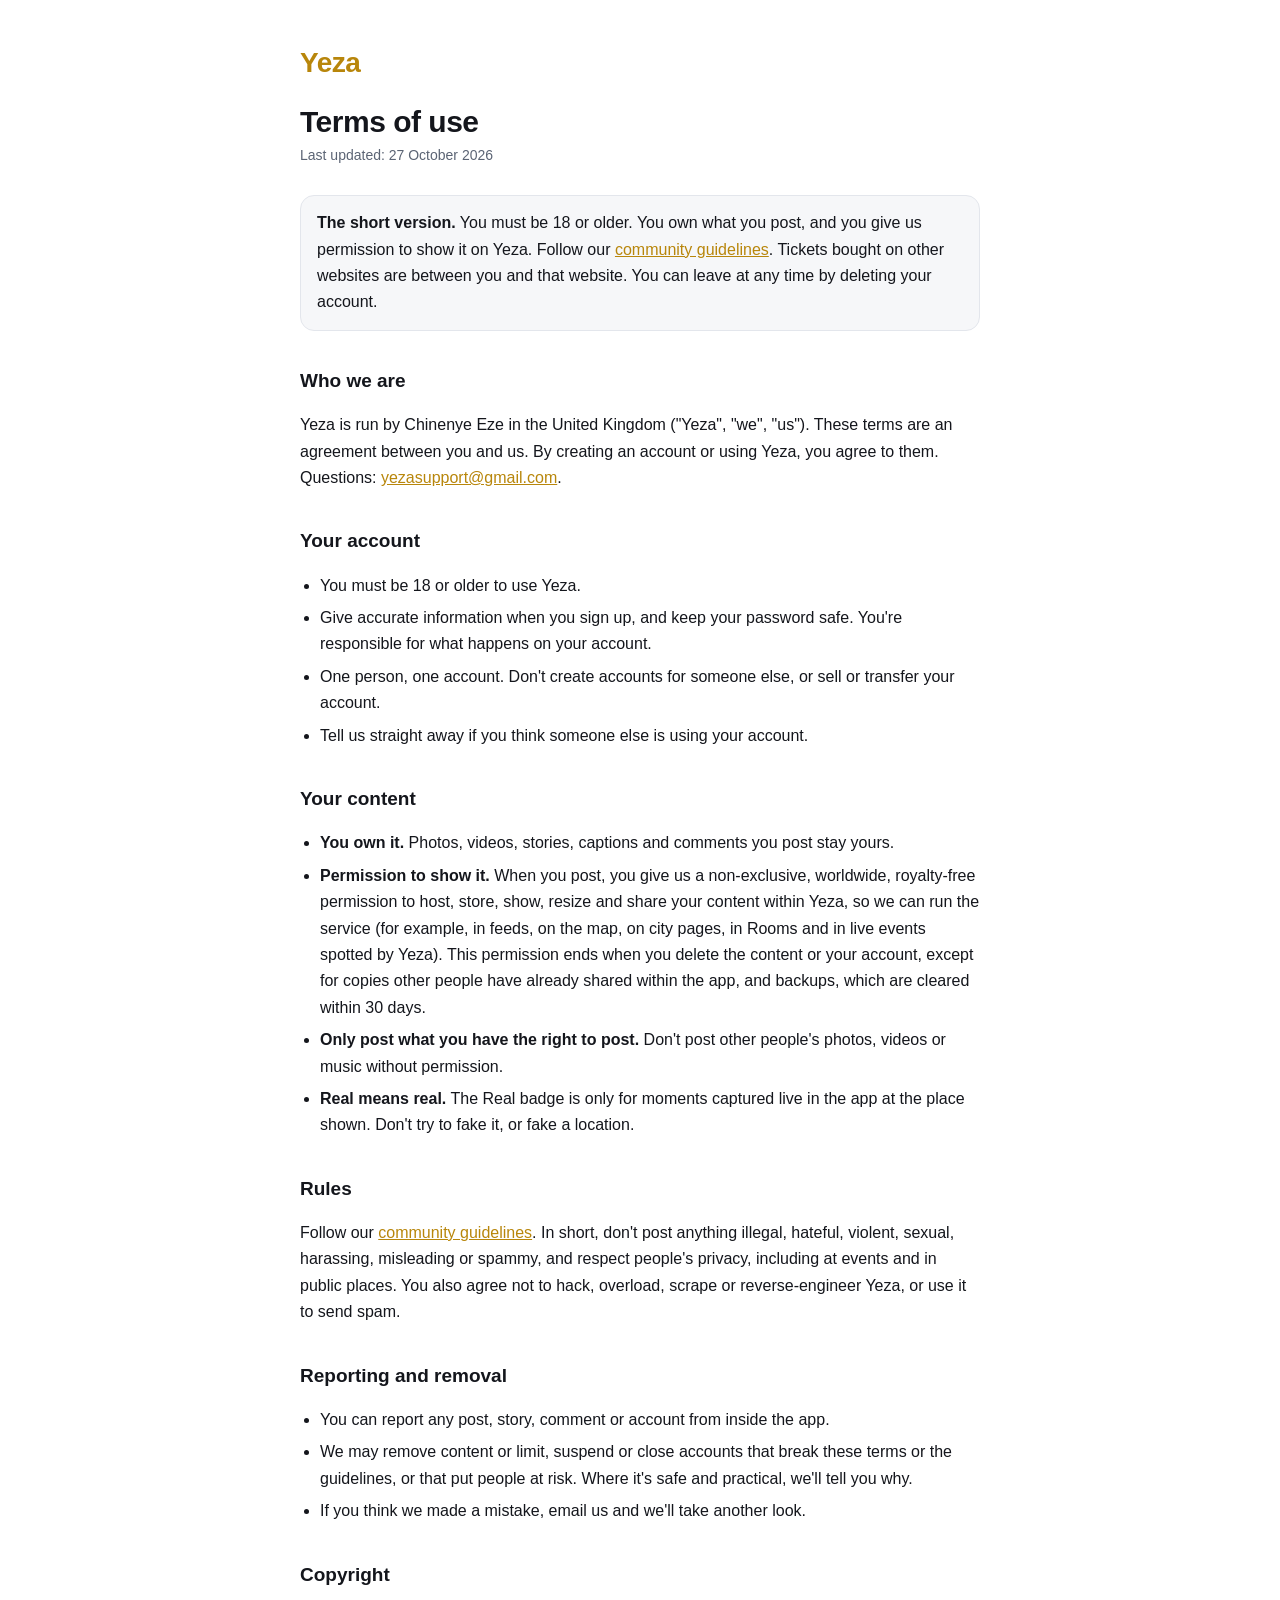
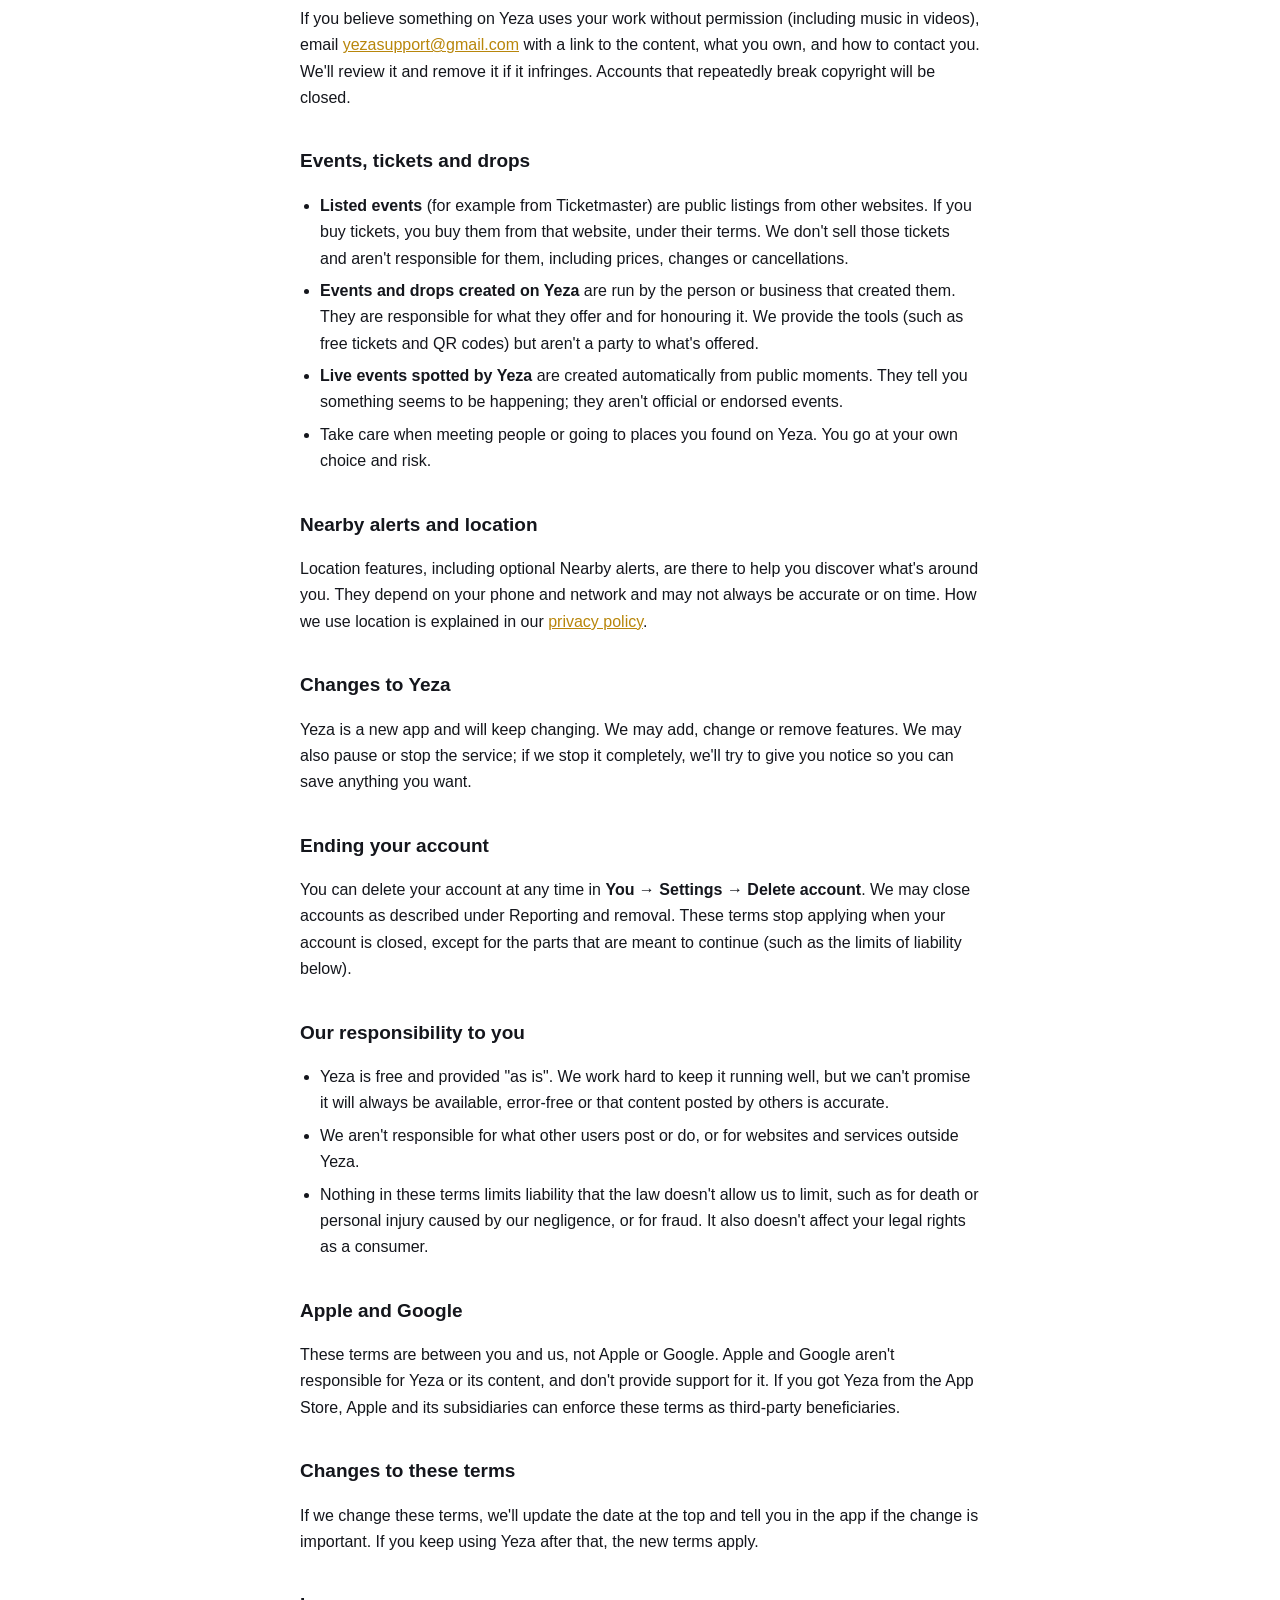
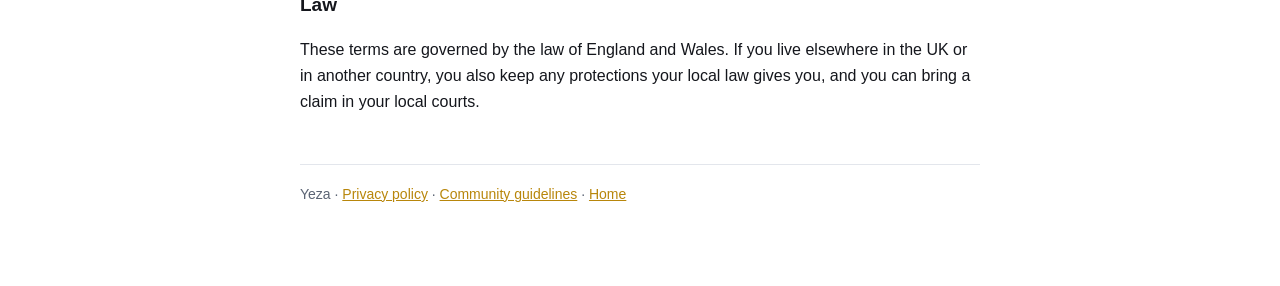
<file: terms.html>
<!doctype html>
<html lang="en">
<head>
<meta charset="utf-8">
<meta name="viewport" content="width=device-width, initial-scale=1">
<title>Yeza Terms of Use</title>
<link rel="stylesheet" href="style.css">
</head>
<body>
<main>
  <a class="brand" href="index.html">Yeza</a>
  <h1>Terms of use</h1>
  <p class="date">Last updated: 27 October 2026</p>

  <div class="box">
    <b>The short version.</b> You must be 18 or older. You own what you post, and you give us permission to show it on Yeza. Follow our <a href="guidelines.html">community guidelines</a>.
    Tickets bought on other websites are between you and that website. You can leave at any time by deleting your account.
  </div>

  <h2>Who we are</h2>
  <p>Yeza is run by Chinenye Eze in the United Kingdom ("Yeza", "we", "us"). These terms are an agreement between you and us. By creating an account or using Yeza, you agree to them.
  Questions: <a href="mailto:yezasupport@gmail.com">yezasupport@gmail.com</a>.</p>

  <h2>Your account</h2>
  <ul>
    <li>You must be 18 or older to use Yeza.</li>
    <li>Give accurate information when you sign up, and keep your password safe. You're responsible for what happens on your account.</li>
    <li>One person, one account. Don't create accounts for someone else, or sell or transfer your account.</li>
    <li>Tell us straight away if you think someone else is using your account.</li>
  </ul>

  <h2>Your content</h2>
  <ul>
    <li><b>You own it.</b> Photos, videos, stories, captions and comments you post stay yours.</li>
    <li><b>Permission to show it.</b> When you post, you give us a non-exclusive, worldwide, royalty-free permission to host, store, show, resize and share your content within Yeza, so we can run the service (for example, in feeds, on the map, on city pages, in Rooms and in live events spotted by Yeza).
      This permission ends when you delete the content or your account, except for copies other people have already shared within the app, and backups, which are cleared within 30 days.</li>
    <li><b>Only post what you have the right to post.</b> Don't post other people's photos, videos or music without permission.</li>
    <li><b>Real means real.</b> The Real badge is only for moments captured live in the app at the place shown. Don't try to fake it, or fake a location.</li>
  </ul>

  <h2>Rules</h2>
  <p>Follow our <a href="guidelines.html">community guidelines</a>. In short, don't post anything illegal, hateful, violent, sexual, harassing, misleading or spammy, and respect people's privacy, including at events and in public places.
  You also agree not to hack, overload, scrape or reverse-engineer Yeza, or use it to send spam.</p>

  <h2>Reporting and removal</h2>
  <ul>
    <li>You can report any post, story, comment or account from inside the app.</li>
    <li>We may remove content or limit, suspend or close accounts that break these terms or the guidelines, or that put people at risk. Where it's safe and practical, we'll tell you why.</li>
    <li>If you think we made a mistake, email us and we'll take another look.</li>
  </ul>

  <h2>Copyright</h2>
  <p>If you believe something on Yeza uses your work without permission (including music in videos), email <a href="mailto:yezasupport@gmail.com?subject=Copyright%20report">yezasupport@gmail.com</a> with a link to the content, what you own, and how to contact you. We'll review it and remove it if it infringes. Accounts that repeatedly break copyright will be closed.</p>

  <h2>Events, tickets and drops</h2>
  <ul>
    <li><b>Listed events</b> (for example from Ticketmaster) are public listings from other websites. If you buy tickets, you buy them from that website, under their terms. We don't sell those tickets and aren't responsible for them, including prices, changes or cancellations.</li>
    <li><b>Events and drops created on Yeza</b> are run by the person or business that created them. They are responsible for what they offer and for honouring it. We provide the tools (such as free tickets and QR codes) but aren't a party to what's offered.</li>
    <li><b>Live events spotted by Yeza</b> are created automatically from public moments. They tell you something seems to be happening; they aren't official or endorsed events.</li>
    <li>Take care when meeting people or going to places you found on Yeza. You go at your own choice and risk.</li>
  </ul>

  <h2>Nearby alerts and location</h2>
  <p>Location features, including optional Nearby alerts, are there to help you discover what's around you. They depend on your phone and network and may not always be accurate or on time. How we use location is explained in our <a href="privacy.html">privacy policy</a>.</p>

  <h2>Changes to Yeza</h2>
  <p>Yeza is a new app and will keep changing. We may add, change or remove features. We may also pause or stop the service; if we stop it completely, we'll try to give you notice so you can save anything you want.</p>

  <h2>Ending your account</h2>
  <p>You can delete your account at any time in <b>You → Settings → Delete account</b>. We may close accounts as described under Reporting and removal. These terms stop applying when your account is closed, except for the parts that are meant to continue (such as the limits of liability below).</p>

  <h2>Our responsibility to you</h2>
  <ul>
    <li>Yeza is free and provided "as is". We work hard to keep it running well, but we can't promise it will always be available, error-free or that content posted by others is accurate.</li>
    <li>We aren't responsible for what other users post or do, or for websites and services outside Yeza.</li>
    <li>Nothing in these terms limits liability that the law doesn't allow us to limit, such as for death or personal injury caused by our negligence, or for fraud. It also doesn't affect your legal rights as a consumer.</li>
  </ul>

  <h2>Apple and Google</h2>
  <p>These terms are between you and us, not Apple or Google. Apple and Google aren't responsible for Yeza or its content, and don't provide support for it. If you got Yeza from the App Store, Apple and its subsidiaries can enforce these terms as third-party beneficiaries.</p>

  <h2>Changes to these terms</h2>
  <p>If we change these terms, we'll update the date at the top and tell you in the app if the change is important. If you keep using Yeza after that, the new terms apply.</p>

  <h2>Law</h2>
  <p>These terms are governed by the law of England and Wales. If you live elsewhere in the UK or in another country, you also keep any protections your local law gives you, and you can bring a claim in your local courts.</p>

  <footer>Yeza · <a href="privacy.html">Privacy policy</a> · <a href="guidelines.html">Community guidelines</a> · <a href="index.html">Home</a></footer>
</main>
</body>
</html>
</file>
<file: style.css>
:root { --bg:#07090f; --panel:#12151d; --line:#1d2331; --text:#eef1f7; --muted:#9aa3b5; --gold:#f6c453; }
@media (prefers-color-scheme: light) { :root { --bg:#ffffff; --panel:#f6f7f9; --line:#e3e6ec; --text:#14161c; --muted:#5b6474; --gold:#b8860b; } }
* { box-sizing: border-box; }
body { margin:0; background:var(--bg); color:var(--text); font:16px/1.65 -apple-system, BlinkMacSystemFont, "Segoe UI", Roboto, Helvetica, Arial, sans-serif; }
main { max-width:720px; margin:0 auto; padding:40px 20px 80px; }
.brand { font-weight:800; font-size:28px; letter-spacing:-0.5px; color:var(--gold); text-decoration:none; }
h1 { font-size:30px; line-height:1.2; margin:18px 0 4px; letter-spacing:-0.5px; }
.date { color:var(--muted); font-size:14px; margin:0 0 28px; }
h2 { font-size:19px; margin:34px 0 8px; }
p, li { color:var(--text); }
ul { padding-left:20px; }
li { margin:6px 0; }
.box { background:var(--panel); border:1px solid var(--line); border-radius:14px; padding:14px 16px; margin:18px 0; }
a { color:var(--gold); }
.muted { color:var(--muted); }
footer { margin-top:48px; padding-top:18px; border-top:1px solid var(--line); color:var(--muted); font-size:14px; }
.links a { display:block; background:var(--panel); border:1px solid var(--line); border-radius:14px; padding:16px; margin:10px 0; text-decoration:none; color:var(--text); font-weight:700; }
</file>
